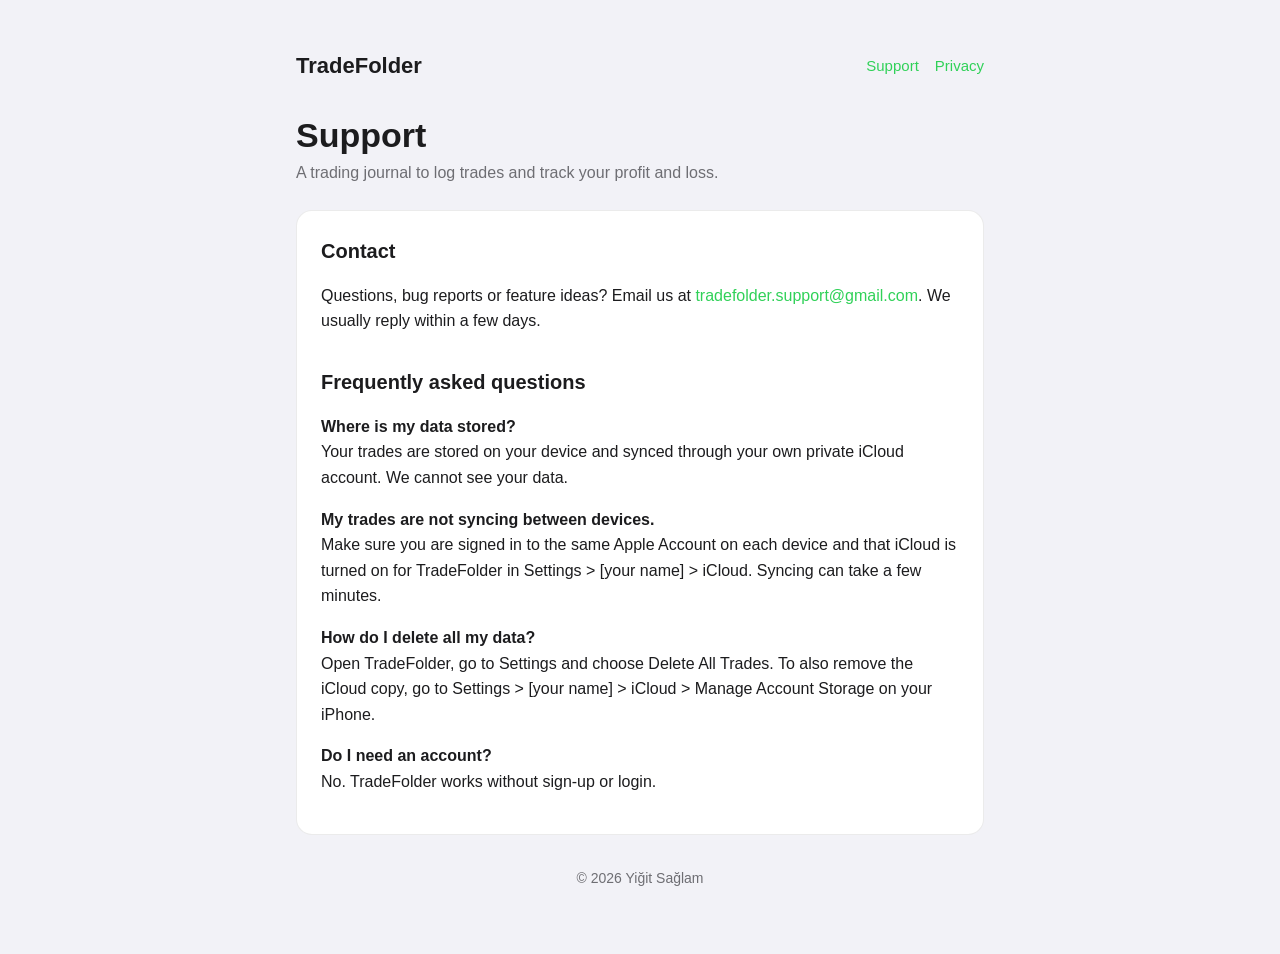
<file: index.html>
<!DOCTYPE html>
<html lang="en">
<head>
<meta charset="utf-8">
<meta name="viewport" content="width=device-width, initial-scale=1">
<title>TradeFolder Support</title>
<meta name="description" content="Support for TradeFolder, a trading journal for iPhone.">
<link rel="stylesheet" href="style.css">
</head>
<body>
<main>
<header>
<strong>TradeFolder</strong>
<nav><a href="index.html">Support</a><a href="privacy.html">Privacy</a></nav>
</header>
<h1>Support</h1>
<p class="meta">A trading journal to log trades and track your profit and loss.</p>
<div class="card">
<h2 style="margin-top:0">Contact</h2>
<p>Questions, bug reports or feature ideas? Email us at <a href="mailto:tradefolder.support@gmail.com">tradefolder.support@gmail.com</a>. We usually reply within a few days.</p>
<h2>Frequently asked questions</h2>
<p><strong>Where is my data stored?</strong><br>Your trades are stored on your device and synced through your own private iCloud account. We cannot see your data.</p>
<p><strong>My trades are not syncing between devices.</strong><br>Make sure you are signed in to the same Apple Account on each device and that iCloud is turned on for TradeFolder in Settings &gt; [your name] &gt; iCloud. Syncing can take a few minutes.</p>
<p><strong>How do I delete all my data?</strong><br>Open TradeFolder, go to Settings and choose Delete All Trades. To also remove the iCloud copy, go to Settings &gt; [your name] &gt; iCloud &gt; Manage Account Storage on your iPhone.</p>
<p><strong>Do I need an account?</strong><br>No. TradeFolder works without sign-up or login.</p>
</div>
<footer>&copy; 2026 Yiğit Sağlam</footer>
</main>
</body>
</html>
</file>
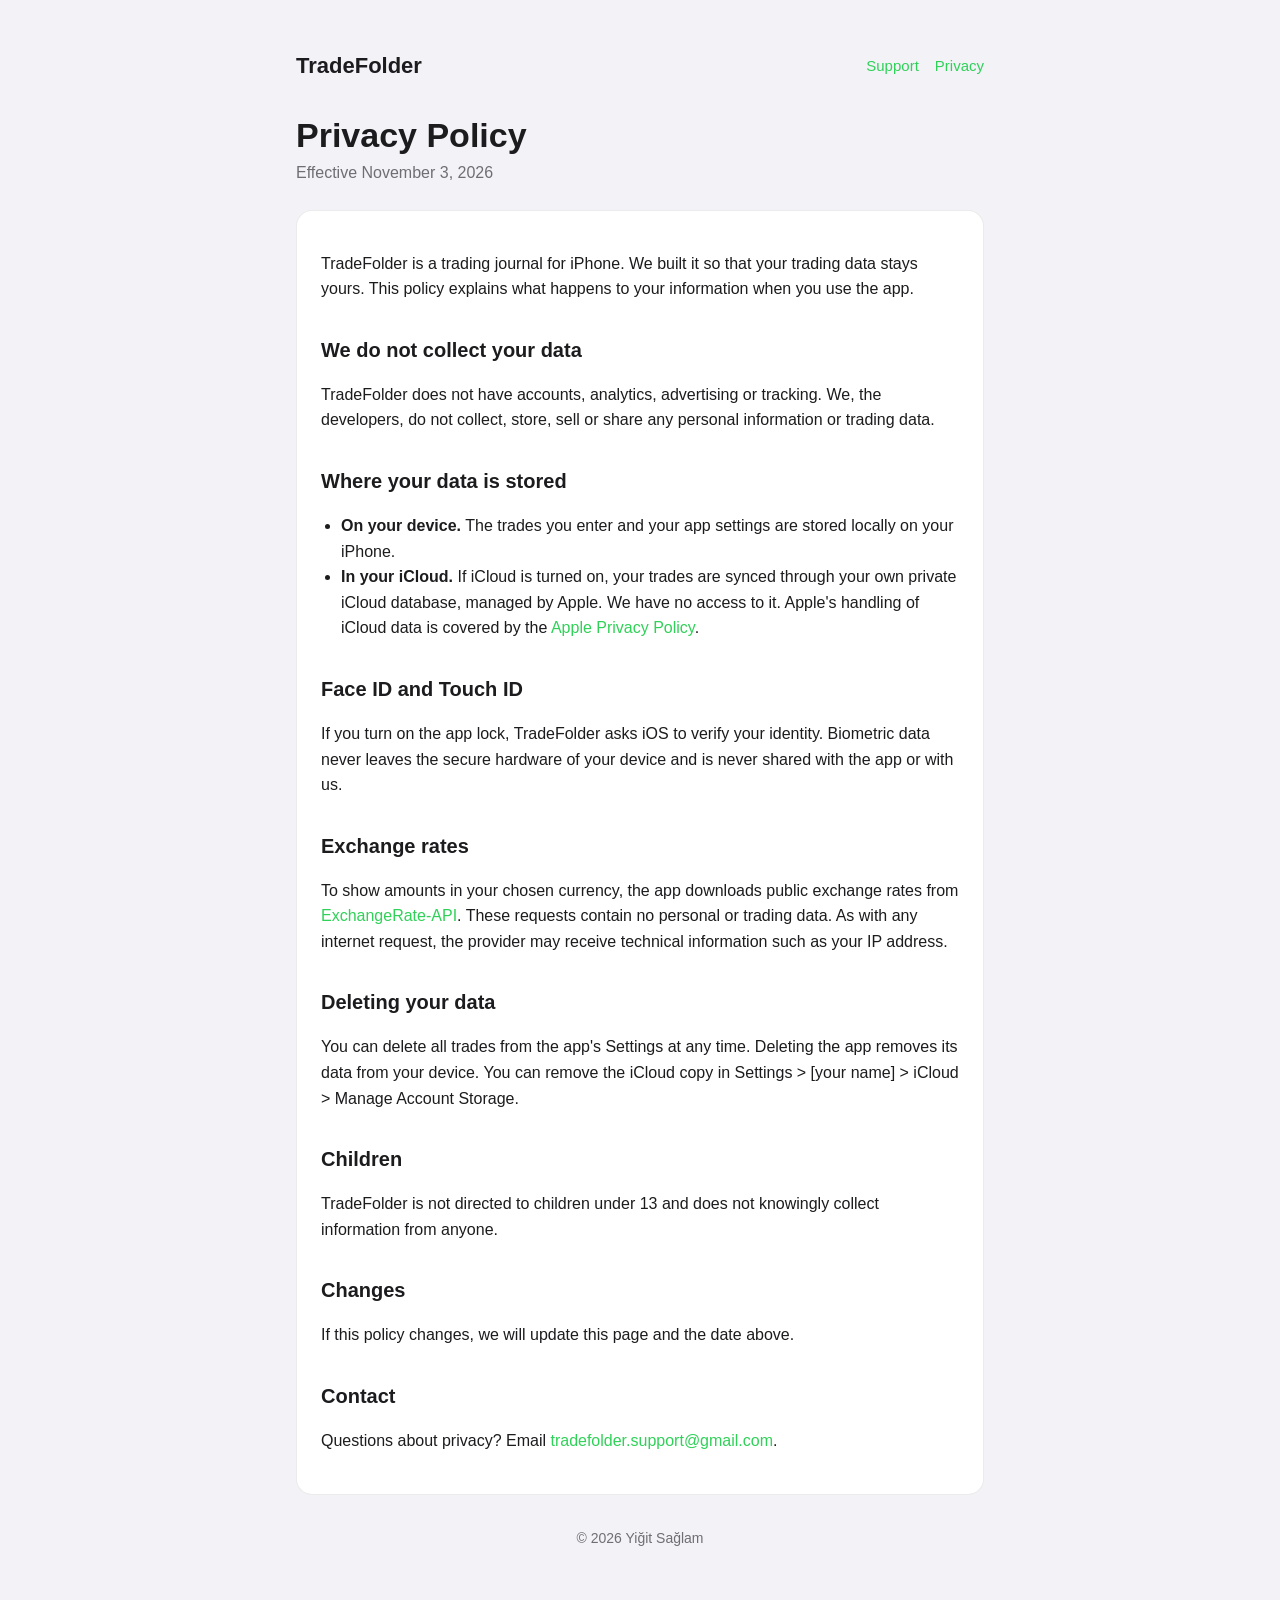
<file: privacy.html>
<!DOCTYPE html>
<html lang="en">
<head>
<meta charset="utf-8">
<meta name="viewport" content="width=device-width, initial-scale=1">
<title>TradeFolder Privacy Policy</title>
<meta name="description" content="Privacy policy for TradeFolder.">
<link rel="stylesheet" href="style.css">
</head>
<body>
<main>
<header>
<strong>TradeFolder</strong>
<nav><a href="index.html">Support</a><a href="privacy.html">Privacy</a></nav>
</header>
<h1>Privacy Policy</h1>
<p class="meta">Effective November 3, 2026</p>
<div class="card">
<p>TradeFolder is a trading journal for iPhone. We built it so that your trading data stays yours. This policy explains what happens to your information when you use the app.</p>
<h2>We do not collect your data</h2>
<p>TradeFolder does not have accounts, analytics, advertising or tracking. We, the developers, do not collect, store, sell or share any personal information or trading data.</p>
<h2>Where your data is stored</h2>
<ul>
<li><strong>On your device.</strong> The trades you enter and your app settings are stored locally on your iPhone.</li>
<li><strong>In your iCloud.</strong> If iCloud is turned on, your trades are synced through your own private iCloud database, managed by Apple. We have no access to it. Apple's handling of iCloud data is covered by the <a href="https://www.apple.com/legal/privacy/">Apple Privacy Policy</a>.</li>
</ul>
<h2>Face ID and Touch ID</h2>
<p>If you turn on the app lock, TradeFolder asks iOS to verify your identity. Biometric data never leaves the secure hardware of your device and is never shared with the app or with us.</p>
<h2>Exchange rates</h2>
<p>To show amounts in your chosen currency, the app downloads public exchange rates from <a href="https://www.exchangerate-api.com">ExchangeRate-API</a>. These requests contain no personal or trading data. As with any internet request, the provider may receive technical information such as your IP address.</p>
<h2>Deleting your data</h2>
<p>You can delete all trades from the app's Settings at any time. Deleting the app removes its data from your device. You can remove the iCloud copy in Settings &gt; [your name] &gt; iCloud &gt; Manage Account Storage.</p>
<h2>Children</h2>
<p>TradeFolder is not directed to children under 13 and does not knowingly collect information from anyone.</p>
<h2>Changes</h2>
<p>If this policy changes, we will update this page and the date above.</p>
<h2>Contact</h2>
<p>Questions about privacy? Email <a href="mailto:tradefolder.support@gmail.com">tradefolder.support@gmail.com</a>.</p>
</div>
<footer>&copy; 2026 Yiğit Sağlam</footer>
</main>
</body>
</html>
</file>
<file: style.css>
:root{--bg:#f2f2f7;--card:#fff;--text:#1c1c1e;--muted:#6e6e73;--accent:#30d158;--line:rgba(0,0,0,.08)}
@media (prefers-color-scheme:dark){:root{--bg:#0e0e10;--card:#1f1f21;--text:#e4e2e4;--muted:#8b91a0;--line:rgba(255,255,255,.08)}}
*{box-sizing:border-box}
body{margin:0;background:var(--bg);color:var(--text);font:16px/1.6 -apple-system,BlinkMacSystemFont,"SF Pro Text","Helvetica Neue",Arial,sans-serif}
main{max-width:720px;margin:0 auto;padding:48px 16px 64px}
header{display:flex;align-items:center;gap:12px;margin-bottom:32px}
header strong{font-size:22px}
nav{margin-left:auto;display:flex;gap:16px;font-size:15px}
a{color:var(--accent);text-decoration:none}
a:hover{text-decoration:underline}
h1{font-size:34px;line-height:1.2;margin:0 0 4px}
h2{font-size:20px;margin:32px 0 8px}
.meta{color:var(--muted);margin:0 0 24px}
.card{background:var(--card);border:1px solid var(--line);border-radius:16px;padding:24px}
ul{padding-left:20px}
footer{color:var(--muted);font-size:14px;margin-top:32px;text-align:center}
</file>
